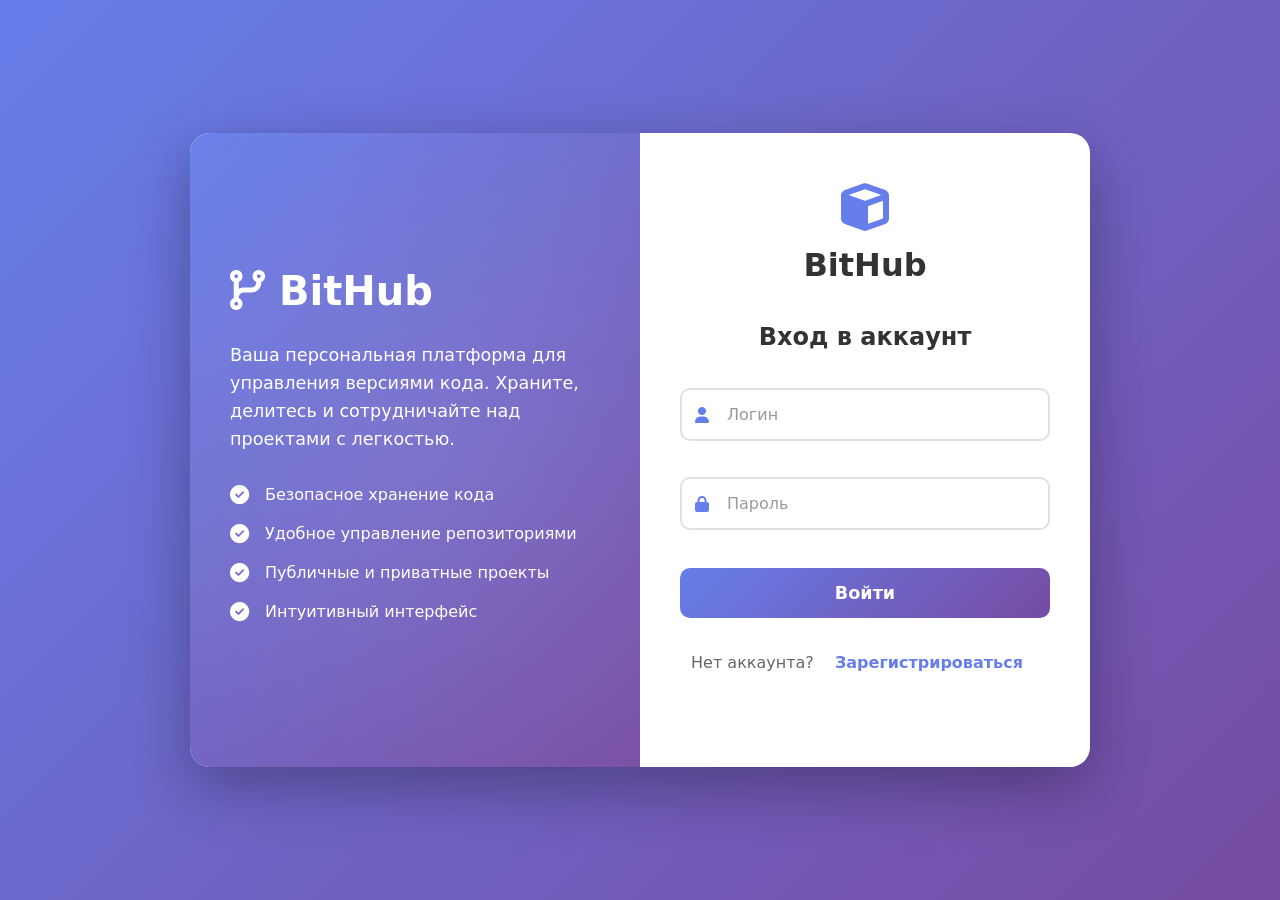
<file: src/main/resources/static/index.html>
<!DOCTYPE html>
<html lang="ru">
<head>
    <meta charset="UTF-8">
    <meta name="viewport" content="width=device-width, initial-scale=1.0">
    <title>BitHub — Добро пожаловать</title>
    <link rel="stylesheet" href="https://cdnjs.cloudflare.com/ajax/libs/font-awesome/6.4.0/css/all.min.css">
    <link rel="stylesheet" href="css/style.css">
    <link rel="stylesheet" href="css/create-repo-styles.css">
    <link rel="stylesheet" href="css/dashboard-styles.css">
    <link rel="stylesheet" href="css/index-styles.css">
    <link rel="stylesheet" href="css/public-styles.css">
    <link rel="stylesheet" href="css/repo-styles.css">
</head>
<body class="auth-page">

<div class="auth-container">
    <div class="auth-info">
        <h1><i class="fas fa-code-branch"></i> BitHub</h1>
        <p>Ваша персональная платформа для управления версиями кода. Храните, делитесь и сотрудничайте над проектами с легкостью.</p>
        <ul class="features">
            <li><i class="fas fa-check-circle"></i> Безопасное хранение кода</li>
            <li><i class="fas fa-check-circle"></i> Удобное управление репозиториями</li>
            <li><i class="fas fa-check-circle"></i> Публичные и приватные проекты</li>
            <li><i class="fas fa-check-circle"></i> Интуитивный интерфейс</li>
        </ul>
    </div>

    <div class="auth-forms">
        <div class="auth-logo">
            <i class="fas fa-cube"></i>
            <h2>BitHub</h2>
        </div>

        <div class="form-container">
            <div id="login-form" class="form-section">
                <h3>Вход в аккаунт</h3>
                <form>
                    <div class="input-group">
                        <i class="fas fa-user"></i>
                        <input type="text" id="l-user" placeholder="Логин" required>
                    </div>
                    <div class="input-group">
                        <i class="fas fa-lock"></i>
                        <input type="password" id="l-pass" placeholder="Пароль" required>
                    </div>
                    <button type="submit" class="btn-submit">Войти</button>
                </form>
                <p class="toggle-text">
                    Нет аккаунта?
                    <button id="toggle-to-reg" class="toggle-btn">Зарегистрироваться</button>
                </p>
            </div>

            <div id="reg-form" class="form-section hidden">
                <h3>Регистрация</h3>
                <form>
                    <div class="input-group">
                        <i class="fas fa-user"></i>
                        <input type="text" id="r-user" placeholder="Логин" required>
                    </div>
                    <div class="input-group">
                        <i class="fas fa-envelope"></i>
                        <input type="email" id="r-email" placeholder="Email" required>
                    </div>
                    <div class="input-group">
                        <i class="fas fa-lock"></i>
                        <input type="password" id="r-pass" placeholder="Пароль" required>
                    </div>
                    <button type="submit" class="btn-submit">Зарегистрироваться</button>
                </form>
                <p class="toggle-text">
                    Уже есть аккаунт?
                    <button id="toggle-to-login" class="toggle-btn">Войти</button>
                </p>
            </div>

            <p id="msg"></p>
        </div>
    </div>
</div>

<script src="js/api.js"></script>
<script src="js/auth.js"></script>
<script src="js/index.js"></script>
<script src="js/utils.js"></script>

</body>
</html>
</file>
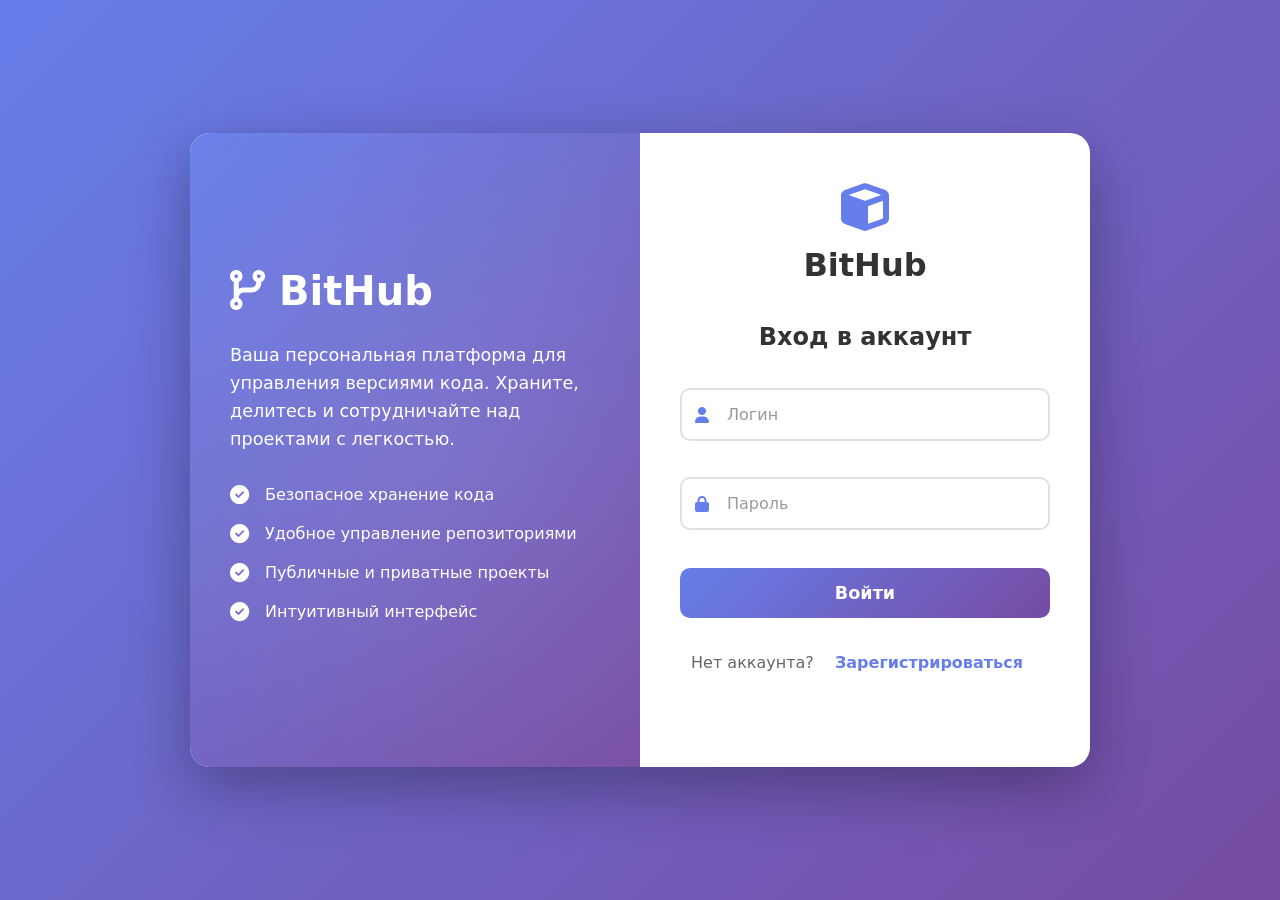
<file: src/main/resources/static/create-repo.html>
<!DOCTYPE html>
<html lang="ru">
<head>
    <meta charset="UTF-8">
    <meta name="viewport" content="width=device-width, initial-scale=1.0">
    <title>Создание репозитория</title>
    <link rel="stylesheet" href="https://cdnjs.cloudflare.com/ajax/libs/font-awesome/6.4.0/css/all.min.css">
    <link rel="stylesheet" href="css/style.css">
    <link rel="stylesheet" href="css/create-repo-styles.css">
    <link rel="stylesheet" href="css/dashboard-styles.css">
    <link rel="stylesheet" href="css/index-styles.css">
    <link rel="stylesheet" href="css/public-styles.css">
    <link rel="stylesheet" href="css/repo-styles.css">
</head>
<body class="page">
<div class="create-container">
    <header>
        <a href="dashboard.html" class="back-link">
            <i class="fas fa-arrow-left"></i> Назад к моим проектам
        </a>
        <nav>
            <a href="profile.html" class="nav-link"><i class="fas fa-user"></i> Профиль</a>
        </nav>
    </header>

    <main>
        <div class="create-card">
            <div class="create-header-section">
                <i class="fas fa-folder-plus create-icon"></i>
                <h1>Новый репозиторий</h1>
                <p class="subtitle">Заполните информацию для создания репозитория</p>
            </div>

            <form id="create-repo-form" class="create-form">
                <div class="form-group">
                    <label for="repo-name">
                        <i class="fas fa-tag"></i> Название репозитория
                    </label>
                    <input
                            type="text"
                            id="repo-name"
                            name="name"
                            placeholder="my-awesome-project"
                            required
                            autocomplete="off"
                    >
                    <span class="help-text">Используйте латинские буквы, цифры и дефисы</span>
                </div>

                <div class="form-group">
                    <label for="repo-desc">
                        <i class="fas fa-align-left"></i> Описание
                    </label>
                    <textarea
                            id="repo-desc"
                            name="description"
                            placeholder="Кратко опишите ваш проект..."
                            rows="3"
                    ></textarea>
                </div>

                <div class="form-group">
                    <label class="visibility-toggle">
                        <input type="checkbox" id="repo-public" name="isPublic" checked>
                        <span class="toggle-slider"></span>
                        <div class="toggle-info">
                            <strong>Публичный репозиторий</strong>
                            <span class="help-text-inline">Доступен всем пользователям</span>
                        </div>
                    </label>
                </div>

                <div id="form-error" class="error hidden"></div>

                <div class="form-actions">
                    <button type="submit" id="submit-btn" class="btn-primary btn-lg">
                        <i class="fas fa-plus-circle"></i> Создать репозиторий
                    </button>
                    <a href="dashboard.html" class="btn-secondary">
                        <i class="fas fa-times"></i> Отмена
                    </a>
                </div>
            </form>
        </div>

        <div class="info-sidebar">
            <div class="info-card small">
                <h3><i class="fas fa-lightbulb"></i> Советы</h3>
                <ul class="tips-list">
                    <li>Выберите понятное и запоминающееся имя</li>
                    <li>Добавьте описание для лучшего понимания проекта</li>
                    <li>Публичные репозитории помогают найти collaborators</li>
                    <li>Вы всегда можете изменить настройки позже</li>
                </ul>
            </div>
        </div>
    </main>
</div>

<script src="js/api.js"></script>
<script src="js/auth.js"></script>
<script src="js/utils.js"></script>
<script src="js/create-repo.js"></script>
</body>
</html>
</file>
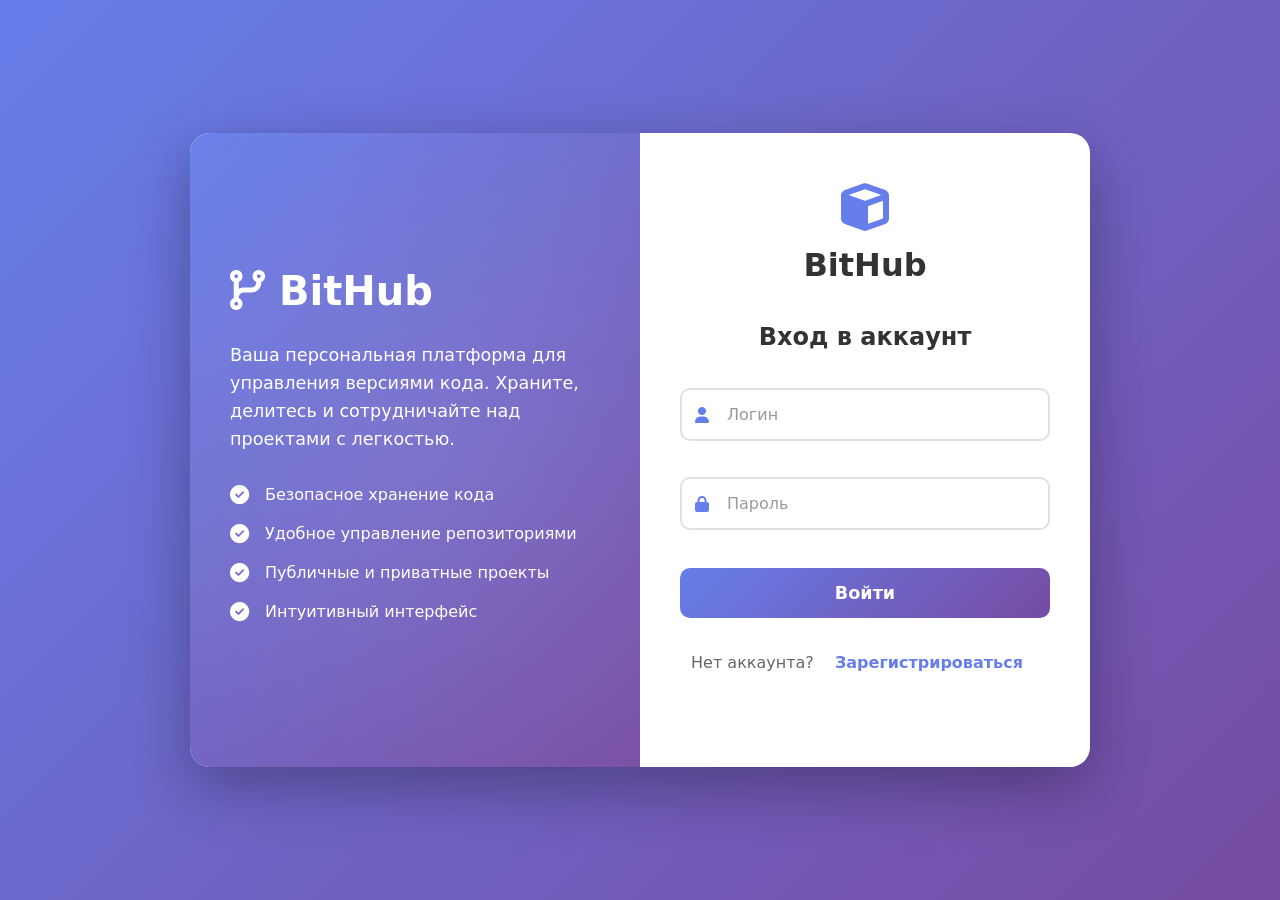
<file: src/main/resources/static/dashboard.html>
<!DOCTYPE html>
<html lang="ru">
<head>
    <meta charset="UTF-8">
    <meta name="viewport" content="width=device-width, initial-scale=1.0">
    <title>Мои проекты</title>
    <link rel="stylesheet" href="https://cdnjs.cloudflare.com/ajax/libs/font-awesome/6.4.0/css/all.min.css">
    <link rel="stylesheet" href="css/style.css">
    <link rel="stylesheet" href="css/create-repo-styles.css">
    <link rel="stylesheet" href="css/dashboard-styles.css">
    <link rel="stylesheet" href="css/index-styles.css">
    <link rel="stylesheet" href="css/public-styles.css">
    <link rel="stylesheet" href="css/repo-styles.css">
</head>
<body class="page">
<div class="container">
    <header>
        <div class="header-left">
            <i class="fas fa-code-branch logo-icon"></i>
            <h1 class="gradient-text">Мои репозитории</h1>
        </div>
        <nav class="header-nav">
            <a href="public.html" class="nav-link">
                <i class="fas fa-globe"></i> Публичные проекты
            </a>
            <a href="create-repo.html" class="btn btn-primary">
                <i class="fas fa-plus"></i> Создать
            </a>
            <a id="profile-link" href="profile.html" class="nav-link">
                <i class="fas fa-user"></i> Профиль
            </a>
        </nav>
    </header>

    <div class="dashboard-content">
        <div class="content-header">
            <h2><i class="fas fa-folder-open"></i> Список репозиториев</h2>
            <div class="search-box">
                <i class="fas fa-search"></i>
                <input type="text" id="repo-search" placeholder="Поиск репозиториев...">
            </div>
        </div>

        <div id="repo-list" class="repo-grid">
            <div class="loading-state">
                <i class="fas fa-spinner fa-spin"></i>
                <span>Загрузка репозиториев...</span>
            </div>
        </div>

        <div class="empty-state hidden" id="empty-state">
            <i class="fas fa-folder-open icon-large"></i>
            <h3>У вас пока нет репозиториев</h3>
            <p>Создайте свой первый проект, чтобы начать работу</p>
            <a href="create-repo.html" class="btn btn-primary btn-lg">
                <i class="fas fa-plus"></i> Создать репозиторий
            </a>
        </div>

        <div class="error-state hidden" id="error-state">
            <i class="fas fa-exclamation-triangle icon-large"></i>
            <h3>Ошибка загрузки</h3>
            <p id="error-message"></p>
            <button onclick="loadRepos()" class="btn btn-secondary">
                <i class="fas fa-redo"></i> Попробовать снова
            </button>
        </div>
    </div>

    <div class="info-section">
        <div class="info-card">
            <div class="info-header">
                <i class="fas fa-terminal"></i>
                <h3>Инструкция для CLI-клиента</h3>
            </div>
            <div class="info-body">
                <div class="cli-step">
                    <span class="step-number">1</span>
                    <div class="step-content">
                        <strong>Инициализация</strong>
                        <code>bit init</code>
                    </div>
                </div>
                <div class="cli-step">
                    <span class="step-number">2</span>
                    <div class="step-content">
                        <strong>Клонирование</strong>
                        <code>bit clone {repo_id}</code>
                    </div>
                </div>
                <div class="cli-step">
                    <span class="step-number">3</span>
                    <div class="step-content">
                        <strong>Отправка</strong>
                        <code>bit push {repo_id}</code>
                    </div>
                </div>
            </div>
        </div>
    </div>
</div>

<script src="js/api.js"></script>
<script src="js/auth.js"></script>
<script src="js/utils.js"></script>
<script src="js/dashboard.js"></script>
</body>
</html>
</file>
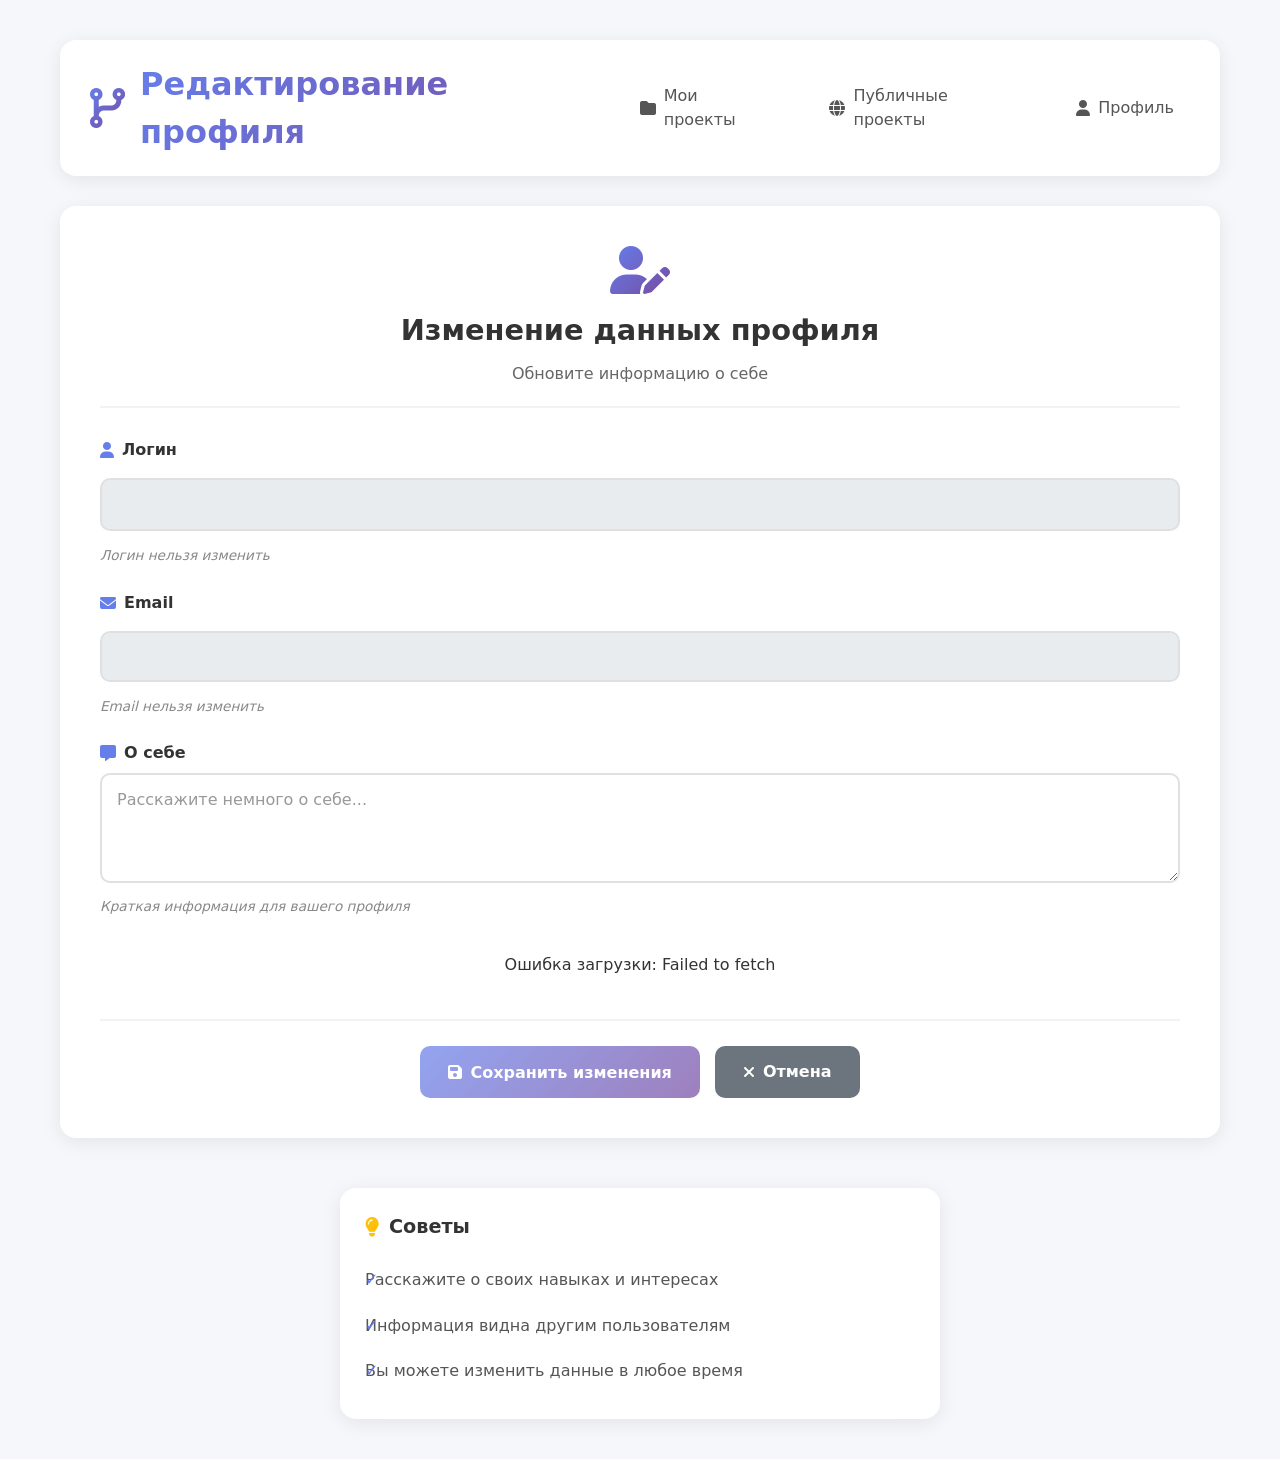
<file: src/main/resources/static/edit-profile.html>
<!DOCTYPE html>
<html lang="ru">
<head>
    <meta charset="UTF-8">
    <meta name="viewport" content="width=device-width, initial-scale=1.0">
    <title>Редактирование профиля</title>
    <link rel="stylesheet" href="https://cdnjs.cloudflare.com/ajax/libs/font-awesome/6.4.0/css/all.min.css">
    <link rel="stylesheet" href="css/style.css">
    <link rel="stylesheet" href="css/create-repo-styles.css">
    <link rel="stylesheet" href="css/dashboard-styles.css">
    <link rel="stylesheet" href="css/index-styles.css">
    <link rel="stylesheet" href="css/public-styles.css">
    <link rel="stylesheet" href="css/repo-styles.css">
    <link rel="stylesheet" href="css/edit-profile-styles.css">
</head>
<body class="edit-page">
<div class="edit-container">
    <header>
        <div class="header-left">
            <i class="fas fa-code-branch logo-icon"></i>
            <h1 class="gradient-text">Редактирование профиля</h1>
        </div>
        <nav class="header-nav">
            <a href="dashboard.html" class="nav-link">
                <i class="fas fa-folder"></i> Мои проекты
            </a>
            <a href="public.html" class="nav-link">
                <i class="fas fa-globe"></i> Публичные проекты
            </a>
            <a id="profile-link" href="profile.html" class="nav-link">
                <i class="fas fa-user"></i> Профиль
            </a>
        </nav>
    </header>

    <main class="edit-content">
        <div class="edit-card">
            <div class="form-header-section">
                <i class="fas fa-user-edit edit-icon"></i>
                <h2>Изменение данных профиля</h2>
                <p class="subtitle">Обновите информацию о себе</p>
            </div>

            <form id="profile-form" class="edit-form">
                <div class="form-group">
                    <label for="username">
                        <i class="fas fa-user"></i> Логин
                    </label>
                    <input type="text" id="username" readonly disabled class="form-input-disabled">
                    <span class="help-text">Логин нельзя изменить</span>
                </div>

                <div class="form-group">
                    <label for="email">
                        <i class="fas fa-envelope"></i> Email
                    </label>
                    <input type="email" id="email" readonly disabled class="form-input-disabled">
                    <span class="help-text">Email нельзя изменить</span>
                </div>

                <div class="form-group">
                    <label for="aboutMe">
                        <i class="fas fa-comment-alt"></i> О себе
                    </label>
                    <textarea id="aboutMe" placeholder="Расскажите немного о себе..." rows="4" class="form-input"></textarea>
                    <span class="help-text">Краткая информация для вашего профиля</span>
                </div>

                <div id="formMessage" class="form-message hidden"></div>

                <div class="form-actions">
                    <button type="submit" id="submit-btn" class="btn btn-primary btn-lg">
                        <i class="fas fa-save"></i> Сохранить изменения
                    </button>
                    <a href="profile.html" id="cancel-link" class="btn btn-secondary">
                        <i class="fas fa-times"></i> Отмена
                    </a>
                </div>
            </form>
        </div>

        <div class="info-sidebar">
            <div class="info-card small">
                <h3><i class="fas fa-lightbulb"></i> Советы</h3>
                <ul class="tips-list">
                    <li>Расскажите о своих навыках и интересах</li>
                    <li>Информация видна другим пользователям</li>
                    <li>Вы можете изменить данные в любое время</li>
                </ul>
            </div>
        </div>
    </main>

</div>

<script src="js/api.js"></script>
<script src="js/auth.js"></script>
<script src="js/utils.js"></script>
<script src="js/edit-profile.js"></script>
</body>
</html>
</file>
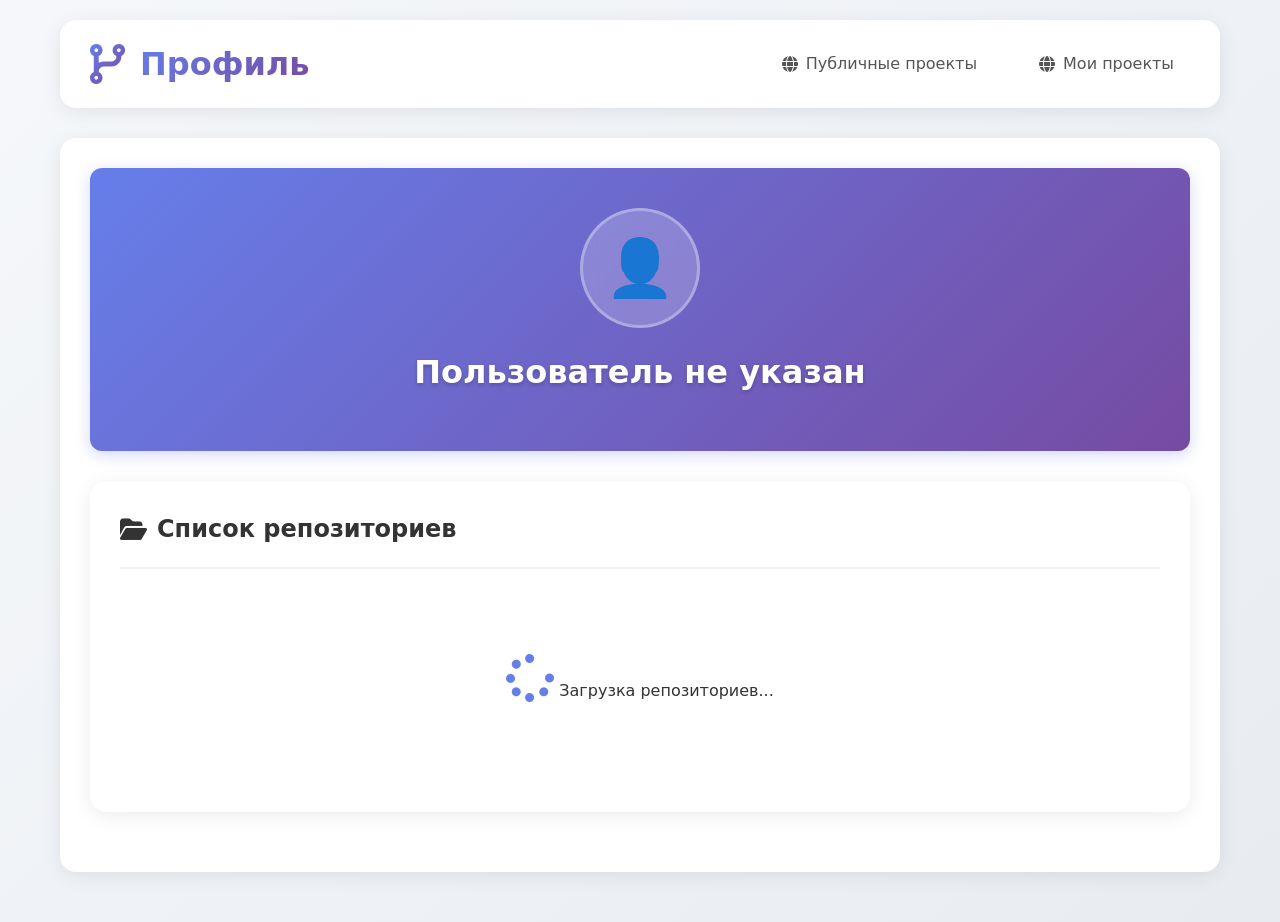
<file: src/main/resources/static/profile.html>
<!DOCTYPE html>
<html lang="ru">
<head>
    <meta charset="UTF-8">
    <title>Профиль</title>
    <link rel="stylesheet" href="https://cdnjs.cloudflare.com/ajax/libs/font-awesome/6.4.0/css/all.min.css">
    <link rel="stylesheet" href="css/style.css">
    <link rel="stylesheet" href="css/create-repo-styles.css">
    <link rel="stylesheet" href="css/dashboard-styles.css">
    <link rel="stylesheet" href="css/index-styles.css">
    <link rel="stylesheet" href="css/public-styles.css">
    <link rel="stylesheet" href="css/repo-styles.css"></head>
<body class="page">
<div class="container">

    <header>
        <div class="header-left">
            <i class="fas fa-code-branch logo-icon"></i>
            <h1 class="gradient-text" id="page-title">Профиль</h1>
        </div>
        <nav class="header-nav">
            <a href="public.html" class="nav-link">
                <i class="fas fa-globe"></i> Публичные проекты
            </a>
            <a href="dashboard.html" class="nav-link">
                <i class="fas fa-globe"></i> Мои проекты
            </a>
            <a href="edit-profile.html" id="edit-btn" class="btn btn-primary hidden">
                <i class="fas fa-pencil"></i> <Редактировать></Редактировать>
            </a>
            <button id="logout-btn" onclick="logout()" class="btn-danger hidden"><i class="fas fa-sign-out-alt"></i>Выйти</button>
        </nav>
    </header>

    <div class="content">


        <div class="profile-info-card">
            <div class="avatar-circle-large">👤</div>
            <h2 id="username-display" class="username-display">Загрузка...</h2>
            <p id="about-me-display" class="about-me-text"></p>


<!--            <p id="about-me-display" class="meta"-->
<!--               style="max-width:500px; margin:10px auto 0; font-style:italic;"></p>-->
        </div>

        <div class="dashboard-content">
            <div class="content-header">
                <h2><i class="fas fa-folder-open"></i> Список репозиториев</h2>

            </div>

            <div id="repo-list" class="repo-grid">
                <div class="loading-state">
                    <i class="fas fa-spinner fa-spin"></i>
                    <span>Загрузка репозиториев...</span>
                </div>
            </div>

            <div class="empty-state hidden" id="empty-state">
                <i class="fas fa-folder-open icon-large"></i>
                <h3>У вас пока нет репозиториев</h3>
                <p>Создайте свой первый проект, чтобы начать работу</p>
                <a href="create-repo.html" class="btn btn-primary btn-lg">
                    <i class="fas fa-plus"></i> Создать репозиторий
                </a>
            </div>

            <div class="error-state hidden" id="error-state">
                <i class="fas fa-exclamation-triangle icon-large"></i>
                <h3>Ошибка загрузки</h3>
                <p id="error-message"></p>
                <button onclick="loadRepos()" class="btn btn-secondary">
                    <i class="fas fa-redo"></i> Попробовать снова
                </button>
            </div>
        </div>
    </div>

<!--    <div class="container">-->
<!--            <section class="profile-header">-->


<!--        </section>-->



<!--        <section class="mt-20">-->
<!--            <h3>Репозитории пользователя</h3>-->
<!--            <div class="loading" id="repos-loading">Загрузка...</div>-->
<!--        </section>-->
<!--    </div>-->
<!--</div>-->

<script src="js/api.js"></script>
<script src="js/auth.js"></script>
<script src="js/utils.js"></script>
<script src="js/profile.js"></script>
</body>
</html>
</file>
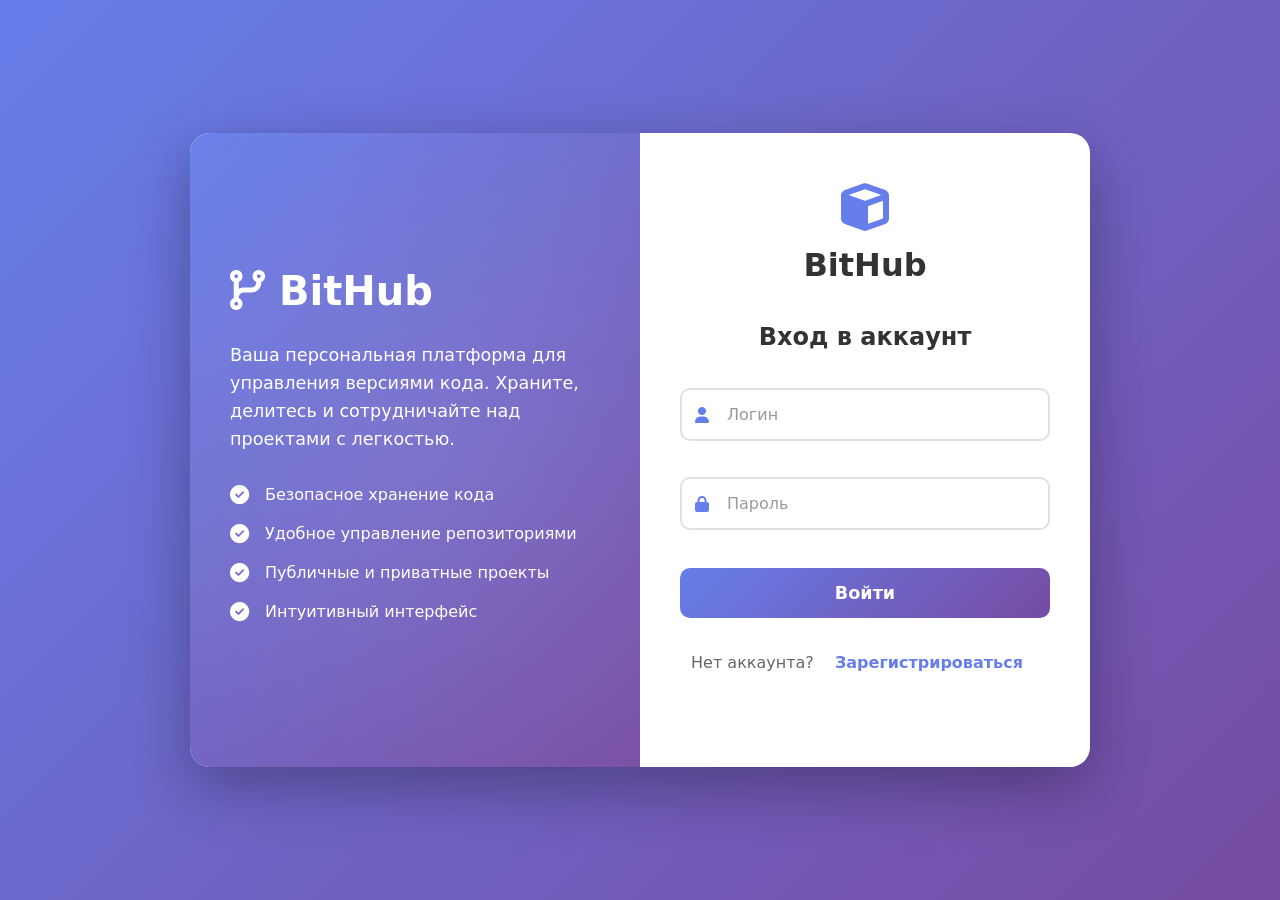
<file: src/main/resources/static/public.html>
<!DOCTYPE html>
<html lang="ru">
<head>
    <meta charset="UTF-8">
    <meta name="viewport" content="width=device-width, initial-scale=1.0">
    <title>Публичные проекты</title>
    <link rel="stylesheet" href="https://cdnjs.cloudflare.com/ajax/libs/font-awesome/6.4.0/css/all.min.css">
    <link rel="stylesheet" href="css/style.css">
    <link rel="stylesheet" href="css/create-repo-styles.css">
    <link rel="stylesheet" href="css/dashboard-styles.css">
    <link rel="stylesheet" href="css/index-styles.css">
    <link rel="stylesheet" href="css/public-styles.css">
    <link rel="stylesheet" href="css/repo-styles.css">

</head>
<body class="page">
<div class="public-container">
    <header>
        <div class="header-left">
            <div class="logo-section">
                <i class="fas fa-code-branch logo-icon"></i>
                <h1><span class="gradient-text">Публичные проекты</span></h1>
            </div>
        </div>
        <nav class="header-nav">
            <a href="dashboard.html" class="nav-link"><i class="fas fa-folder"></i> Мои проекты</a>
            <a href="profile.html" id="profile-link" class="nav-link"><i class="fas fa-user"></i> Профиль</a>
<!--            <button onclick="logout()" class="btn-danger"><i class="fas fa-sign-out-alt"></i> Выйти</button>-->
        </nav>
    </header>

    <main>
        <section class="public-intro">
            <p class="intro-text">
                <i class="fas fa-globe"></i>
                Открытые репозитории сообщества. Изучайте код, делитесь идеями и сотрудничайте!
            </p>
        </section>

        <div class="search-section">
            <div class="search-box">
                <i class="fas fa-search"></i>
                <input type="text" id="search-input" placeholder="Поиск репозиториев...">
            </div>
        </div>

        <section class="repos-section">
            <div class="loading-state" id="public-loading">
                <i class="fas fa-spinner fa-spin"></i>
                <p>Загрузка публичных проектов...</p>
            </div>

            <div class="empty-state hidden" id="public-empty">
                <i class="fas fa-inbox"></i>
                <h3>Публичных проектов пока нет</h3>
                <p>Будьте первым, кто создаст публичный репозиторий!</p>
                <a href="create-repo.html" class="btn-primary btn-lg">
                    <i class="fas fa-plus"></i> Создать репозиторий
                </a>
            </div>

            <div class="error-state hidden" id="public-error">
                <i class="fas fa-exclamation-triangle"></i>
                <h3>Ошибка загрузки</h3>
                <p id="public-error-msg"></p>
                <button onclick="location.reload()" class="btn-secondary">
                    <i class="fas fa-redo"></i> Попробовать снова
                </button>
            </div>

            <div class="repo-grid" id="public-list"></div>
        </section>
    </main>

</div>

<script src="js/api.js"></script>
<script src="js/auth.js"></script>
<script src="js/utils.js"></script>
<script src="js/public.js"></script>
</body>
</html>
</file>
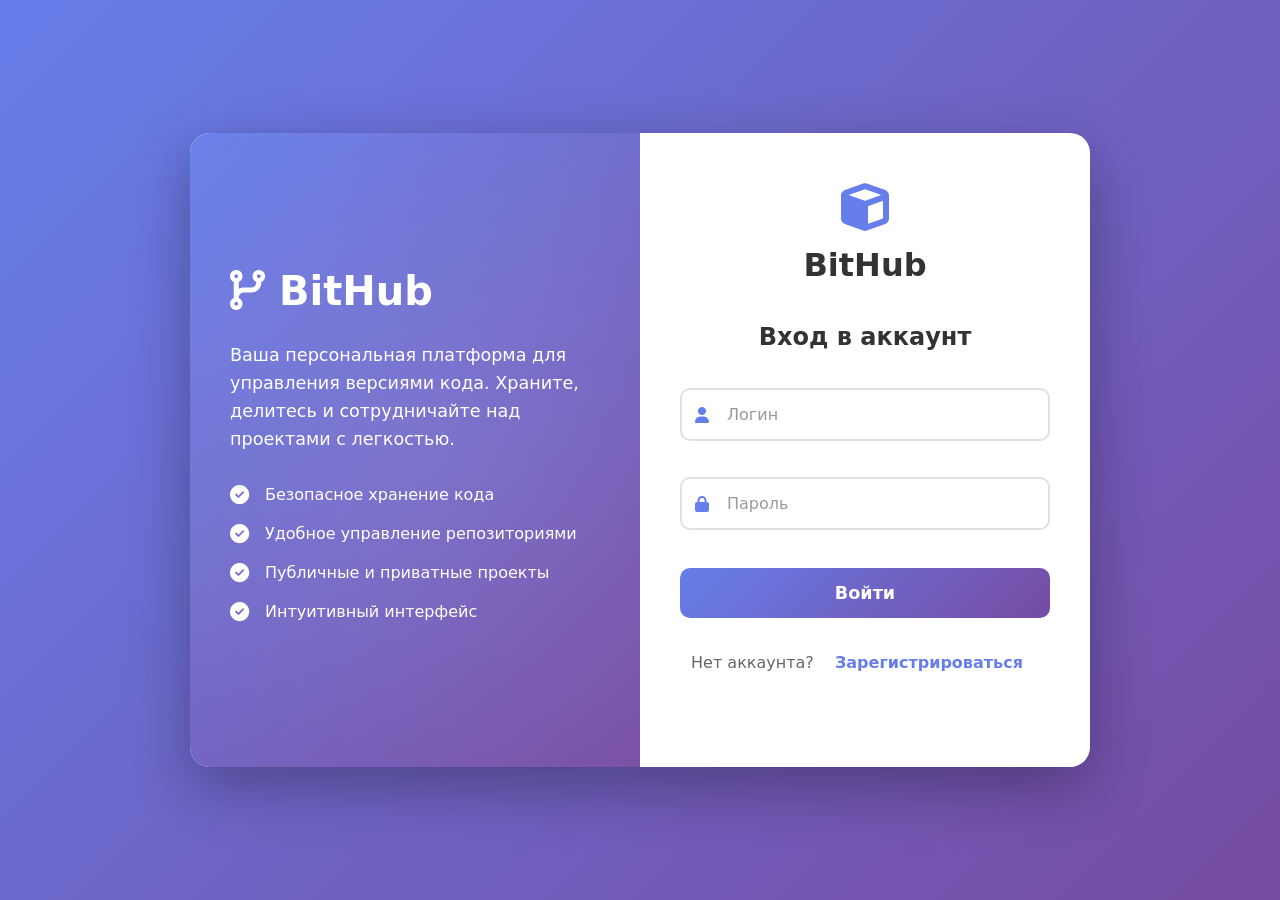
<file: src/main/resources/static/repo.html>
<!DOCTYPE html>
<html lang="ru">
<head>
    <meta charset="UTF-8">
    <meta name="viewport" content="width=device-width, initial-scale=1.0">
    <title>Репозиторий</title>
    <link rel="stylesheet" href="https://cdnjs.cloudflare.com/ajax/libs/font-awesome/6.4.0/css/all.min.css">
    <link rel="stylesheet" href="css/style.css">
    <link rel="stylesheet" href="css/create-repo-styles.css">
    <link rel="stylesheet" href="css/dashboard-styles.css">
    <link rel="stylesheet" href="css/index-styles.css">
    <link rel="stylesheet" href="css/public-styles.css">
    <link rel="stylesheet" href="css/repo-styles.css">
</head>
<body class="page">
<div class="container">
    <header>
        <div class="header-left">
            <i class="fas fa-code-branch logo-icon"></i>
            <h1 class="gradient-text">Репозиторий</h1>
        </div>
        <nav class="header-nav">
            <a href="public.html" class="nav-link">
                <i class="fas fa-globe"></i> Публичные проекты
            </a>
            <a href="dashboard.html" class="nav-link">
                <i class="fas fa-folder"></i> Мои проекты
            </a>
            <a id="profile-link" href="profile.html" class="nav-link">
                <i class="fas fa-user"></i> Профиль
            </a>
        </nav>
    </header>

    <main>
        <!-- Блок информации о репозитории -->
        <section id="repo-info" class="info-card repo-info-card">
            <div class="loading"><i class="fas fa-spinner fa-spin"></i> Загрузка информации...</div>
        </section>

        <!-- Блок действий (показывается только владельцу) -->
        <div id="owner-actions" class="owner-actions hidden">
            <button id="delete-repo-btn" class="btn-danger btn-lg"><i class="fas fa-trash"></i> Удалить репозиторий</button>
        </div>

        <!-- Навигация по разделам репозитория -->

        <!-- Секция коммитов -->
        <section id="commits-section" class="repo-section active">
            <div class="section-header">
                <h2><i class="fas fa-history"></i> История коммитов</h2>
            </div>

            <div class="loading-state" id="commits-loading">
                <i class="fas fa-spinner fa-spin"></i>
                <p>Загрузка истории коммитов...</p>
            </div>

            <div class="commits-table-wrapper hidden" id="commits-wrapper">
                <table class="commits-table">
                    <thead>
                    <tr>
                        <th><i class="fas fa-fingerprint"></i> Хеш</th>
                        <th><i class="fas fa-comment"></i> Сообщение</th>
                        <th><i class="fas fa-user"></i> Автор</th>
                        <th><i class="fas fa-clock"></i> Дата</th>
                    </tr>
                    </thead>
                    <tbody id="commits-body"></tbody>
                </table>
            </div>

            <div class="empty-state hidden" id="commits-empty">
                <i class="fas fa-inbox"></i>
                <h3>Коммитов пока нет</h3>
                <p>Как только появятся коммиты, они отобразятся здесь.</p>
            </div>

            <div class="error-state hidden" id="commits-error">
                <i class="fas fa-exclamation-triangle"></i>
                <h3>Ошибка загрузки</h3>
                <p id="commits-error-msg"></p>
            </div>
        </section>
    </main>
</div>

<!-- Модальное окно подтверждения удаления -->
<div id="delete-modal" class="modal">
    <div class="modal-content">
        <div class="modal-header">
            <i class="fas fa-exclamation-triangle modal-icon"></i>
            <h3>Подтверждение удаления</h3>
        </div>
        <div class="modal-body">
            <p>Вы уверены, что хотите удалить репозиторий <strong id="modal-repo-name"></strong>?</p>
            <p class="warning-text"><i class="fas fa-triangle-exclamation"></i> Все файлы и история коммитов будут безвозвратно удалены.</p>
        </div>
        <div id="modal-error" class="error hidden"></div>
        <div class="modal-actions">
            <button id="cancel-delete" class="btn-secondary"><i class="fas fa-times"></i> Отмена</button>
            <button id="confirm-delete" class="btn-danger"><i class="fas fa-trash"></i> Удалить</button>
        </div>
    </div>
</div>

<!-- Подключаем скрипты в правильном порядке -->
<script src="js/api.js"></script>
<script src="js/auth.js"></script>
<script src="js/utils.js"></script>
<script src="js/repo.js"></script>
</body>
</html>
</file>
<file: src/main/resources/static/css/style.css>
* {
    box-sizing: border-box;
    margin: 0;
    padding: 0;
    font-family: system-ui, -apple-system, sans-serif;
}

body {
    background: #f5f7fa;
    color: #333;
    line-height: 1.5;
    padding: 20px;
}

.page {
    font-family: 'Segoe UI', Tahoma, Geneva, Verdana, sans-serif;
    background: linear-gradient(135deg, #f5f7fa 0%, #e8ecf1 100%);
    min-height: 100vh;
    padding: 0;
    margin: 0;
}

.container {
    max-width: 1200px;
    margin: 0 auto;
    padding: 20px;
}

input {
    width: 100%;
    padding: 10px;
    margin: 8px 0;
    border: 1px solid #ccc;
    border-radius: 4px;
}

button {
    background: #0066cc;
    color: white;
    padding: 10px 16px;
    border: none;
    border-radius: 4px;
    cursor: pointer;
}

button:hover {
    background: #0052a3;
}


header {
    display: flex;
    justify-content: space-between;
    align-items: center;
    background: white;
    padding: 20px 30px;
    border-radius: 16px;
    box-shadow: 0 4px 20px rgba(0, 0, 0, 0.08);
    margin-bottom: 30px;
}




nav a {
    margin-left: 15px;
    text-decoration: none;
    color: #0066cc;
    font-weight: 500;
}

.content {
    background: white;
    border-radius: 16px;
    padding: 30px;
    box-shadow: 0 4px 20px rgba(0, 0, 0, 0.08);
    margin-bottom: 30px;
}


.repo-card, .commit-row {
    border: 1px solid #ddd;
    padding: 12px;
    margin: 10px 0;
    border-radius: 6px;
    background: #fafafa;
}

.repo-card h3 {
    margin-bottom: 4px;
}

.repo-card h3 a {
    color: #0066cc;
    text-decoration: none;
}

.meta {
    font-size: 0.9em;
    color: #666;
}

table {
    width: 100%;
    border-collapse: collapse;
    margin-top: 10px;
}

th, td {
    padding: 8px;
    text-align: left;
    border-bottom: 1px solid #eee;
}

.badge {
    display: inline-block;
    padding: 2px 6px;
    border-radius: 4px;
    font-size: 0.8em;
    background: #e9ecef;
}

.error {
    color: #a00;
    background: #ffe6e6;
    padding: 8px;
    border-radius: 4px;
    margin: 10px 0;
}

.info-box {
    background: #eef4ff;
    border: 1px solid #cce0ff;
    padding: 12px;
    border-radius: 6px;
    margin-top: 15px;
}

.form-actions {
    display: flex;
    gap: 10px;
    margin-top: 10px;
}

.checkbox-label {
    display: flex;
    align-items: center;
    gap: 6px;
    margin: 8px 0;
    cursor: pointer;
}

#create-form-container {
    background: #f8f9fa;
    border: 1px solid #dee2e6;
    padding: 15px;
    border-radius: 6px;
    margin-bottom: 15px;
}

#create-form-container h3 {
    margin-bottom: 10px;
    font-size: 1.1em;
}

#error-form {
    margin-top: 8px;
    font-size: 0.9em;
}

/* Узкий контейнер для форм */
.container.narrow {
    max-width: 600px;
}

/* Карточка формы */
.form-card {
    background: #f8f9fa;
    padding: 20px;
    border-radius: 8px;
    border: 1px solid #dee2e6;
    margin-top: 15px;
}

.form-card label {
    display: block;
    margin: 12px 0 4px;
    font-weight: 500;
    color: #333;
}

.form-card input[type="text"], .form-card textarea {
    width: 100%;
    padding: 10px;
    border: 1px solid #ccc;
    border-radius: 4px;
    font-family: inherit;
    font-size: 1em;
}

.form-card textarea {
    min-height: 80px;
    resize: vertical;
}

/* Стили для кнопки-ссылки */
.btn {
    display: inline-block;
    padding: 8px 14px;
    background: #0066cc;
    color: white;
    text-decoration: none;
    border-radius: 4px;
    font-size: 0.95em;
}

.btn:hover {
    background: #0052a3;
}

/* Состояние кнопки отправки */
#submit-btn:disabled {
    opacity: 0.7;
    cursor: not-allowed;
}

.btn-danger {
    background: #dc3545;
    color: white;
    padding: 13px 22px;
    border-radius: 8px;
    text-decoration: none;
    font-weight: 600;
    transition: all 0.3s ease;
    display: inline-flex;
    align-items: center;
    gap: 8px;
    border: none;
    cursor: pointer;
}

.btn-danger:hover {
    background: #b02a37;
}

.btn-danger:disabled {
    opacity: 0.6;
    cursor: not-allowed;
}

.modal-content {
    background: #fff;
    padding: 24px;
    border-radius: 8px;
    max-width: 420px;
    width: 90%;
    box-shadow: 0 4px 20px rgba(0, 0, 0, 0.25);
}

.modal-actions {
    display: flex;
    gap: 10px;
    justify-content: flex-end;
    margin-top: 20px;
}

#cancel-delete {
    background: #6c757d;
    color: #fff;
    border: none;
    padding: 8px 14px;
    border-radius: 4px;
    cursor: pointer;
}

#cancel-delete:hover {
    background: #545b62;
}

/* Модальное окно по умолчанию скрыто */
.modal {
    display: none;
    position: fixed;
    top: 0;
    left: 0;
    width: 100%;
    height: 100%;
    background: rgba(0, 0, 0, 0.5);
    justify-content: center;
    align-items: center;
    z-index: 1000;
}

/* Показываем только когда явно добавлен класс .show */
.modal.show {
    display: flex;
}

#cancel-delete {
    background: #6c757d;
    color: #fff;
    border: none;
    padding: 8px 14px;
    border-radius: 4px;
    cursor: pointer;
}

#cancel-delete:hover {
    background: #545b62;
}

/* Вставьте в конец файла */
.loading {
    display: block;
    padding: 20px;
    text-align: center;
    color: #666;
    font-style: italic;
}

.hidden {
    display: none !important;
}

.profile-header {
    text-align: center;
    padding: 20px 0;
}



#logout-btn {
    background: #dc3545;
    margin-left: 15px;
}

#logout-btn:hover {
    background: #b02a37;
}

.btn-secondary {
    display: inline-block;
    padding: 8px 14px;
    background: #6c757d;
    color: #fff;
    text-decoration: none;
    border-radius: 4px;
}

.btn-secondary:hover {
    background: #545b62;
}

textarea#aboutMe {
    min-height: 100px;
    resize: vertical;
}

input:read-only, textarea:read-only {
    background: #e9ecef;
    cursor: not-allowed;
}

/* Стили для блока информации о пользователе на странице профиля */
.profile-info-card {
    text-align: center;
    padding: 40px 20px;
    background: linear-gradient(135deg, #667eea 0%, #764ba2 100%);
    border-radius: 12px;
    margin-bottom: 30px;
    box-shadow: 0 4px 15px rgba(102, 126, 234, 0.3);
}

.avatar-circle-large {
    width: 120px;
    height: 120px;
    background: rgba(255, 255, 255, 0.2);
    border-radius: 50%;
    margin: 0 auto 20px;
    display: flex;
    align-items: center;
    justify-content: center;
    font-size: 3.5em;
    backdrop-filter: blur(10px);
    border: 3px solid rgba(255, 255, 255, 0.3);
}

.username-display {
    color: #ffffff;
    font-size: 2em;
    font-weight: 700;
    margin-bottom: 15px;
    text-shadow: 0 2px 4px rgba(0, 0, 0, 0.2);
}

.about-me-text {
    color: rgba(255, 255, 255, 0.9);
    font-size: 1.1em;
    line-height: 1.6;
    max-width: 600px;
    margin: 0 auto;
    white-space: pre-wrap;
}
</file>
<file: src/main/resources/static/css/create-repo-styles.css>
/* ================================ */
/* Стили для страницы create-repo.html */
/* ================================ */

.create-repo-page {
    background: linear-gradient(135deg, #f5f7fa 0%, #e8ecf1 100%);
    min-height: 100vh;
    padding: 0;
    margin: 0;
}

.create-container {
    max-width: 900px;
    margin: 0 auto;
    padding: 20px;
}

.create-header {
    display: flex;
    justify-content: space-between;
    align-items: center;
    margin-bottom: 30px;
}

.create-card {
    background: white;
    border-radius: 16px;
    padding: 40px;
    box-shadow: 0 4px 20px rgba(0, 0, 0, 0.08);
    margin-bottom: 30px;
}

.create-header-section {
    text-align: center;
    margin-bottom: 30px;
}

.create-icon {
    font-size: 3em;
    background: linear-gradient(135deg, #667eea 0%, #764ba2 100%);
    -webkit-background-clip: text;
    -webkit-text-fill-color: transparent;
    background-clip: text;
    margin-bottom: 15px;
}

.create-header-section h1 {
    margin: 0 0 10px 0;
    color: #333;
    font-size: 2em;
}

.subtitle {
    color: #666;
    font-size: 1.1em;
    margin: 0;
}

.create-form {
    max-width: 100%;
}

.form-group {
    margin-bottom: 25px;
}

.form-group label {
    display: flex;
    align-items: center;
    gap: 8px;
    color: #333;
    font-weight: 600;
    margin-bottom: 8px;
}

.form-group label i {
    color: #667eea;
}

.form-group input[type="text"],
.form-group textarea {
    width: 100%;
    padding: 15px;
    border: 2px solid #e0e0e0;
    border-radius: 10px;
    font-size: 1em;
    font-family: inherit;
    transition: all 0.3s ease;
    outline: none;
}

.form-group input[type="text"]:focus,
.form-group textarea:focus {
    border-color: #667eea;
    box-shadow: 0 0 0 3px rgba(102, 126, 234, 0.1);
}

.form-group textarea {
    resize: vertical;
    min-height: 80px;
}

.help-text {
    display: block;
    margin-top: 8px;
    color: #666;
    font-size: 0.85em;
}

.help-text-inline {
    display: block;
    color: #666;
    font-size: 0.85em;
    margin-top: 4px;
}

.visibility-toggle {
    display: flex;
    align-items: center;
    gap: 15px;
    padding: 15px;
    background: #f8f9fa;
    border-radius: 10px;
    cursor: pointer;
}

.visibility-toggle input[type="checkbox"] {
    width: 20px;
    height: 20px;
    cursor: pointer;
}

.toggle-info {
    flex: 1;
}

.toggle-info strong {
    display: block;
    color: #333;
}

.info-sidebar {
    margin-top: 20px;
}

.info-card.small {
    background: white;
    border-radius: 16px;
    padding: 25px;
    box-shadow: 0 4px 20px rgba(0, 0, 0, 0.08);
}

.info-card.small h3 {
    margin: 0 0 15px 0;
    color: #333;
    font-size: 1.2em;
    display: flex;
    align-items: center;
    gap: 10px;
}

.info-card.small h3 i {
    color: #ffc107;
}

.tips-list {
    list-style: none;
    padding: 0;
    margin: 0;
}

.tips-list li {
    padding: 10px 0;
    padding-left: 25px;
    position: relative;
    color: #555;
    line-height: 1.5;
}

.tips-list li:before {
    content: '✓';
    position: absolute;
    left: 0;
    color: #4caf50;
    font-weight: bold;
}

.form-actions {
    display: flex;
    gap: 15px;
    margin-top: 30px;
    padding-top: 25px;
    border-top: 1px solid #e0e0e0;
}

.btn-lg {
    padding: 14px 28px;
    font-size: 1.1em;
}

/* Адаптивность для новых страниц */
@media (max-width: 768px) {
    .repo-header,
    .public-header {
        flex-direction: column;
        gap: 20px;
        text-align: center;
    }

    .repo-header .header-left,
    .repo-header .header-right,
    .public-header .header-left,
    .public-header .header-nav {
        flex-direction: column;
        width: 100%;
    }

    .repo-nav {
        flex-direction: column;
    }

    .create-header {
        flex-direction: column;
        gap: 15px;
    }

    .form-actions {
        flex-direction: column;
    }

    .create-card {
        padding: 25px;
    }
}
</file>
<file: src/main/resources/static/css/dashboard-styles.css>
/* ================================ */
/* Стили для страницы dashboard.html */
/* ================================ */

.dashboard-container {
    max-width: 1200px;
    margin: 0 auto;
    padding: 20px;
}



.header-left {
    display: flex;
    align-items: center;
    gap: 15px;
}

.logo-icon {
    font-size: 2.5em;
    color: #667eea;
    background: linear-gradient(135deg, #667eea 0%, #764ba2 100%);
    -webkit-background-clip: text;
    -webkit-text-fill-color: transparent;
    background-clip: text;
}

.dashboard-header h1 {
    font-size: 1.8em;
    color: #333;
    margin: 0;
}

.header-nav {
    display: flex;
    gap: 15px;
    align-items: center;
}

.nav-link {
    text-decoration: none;
    color: #555;
    font-weight: 500;
    padding: 10px 16px;
    border-radius: 8px;
    transition: all 0.3s ease;
    display: flex;
    align-items: center;
    gap: 8px;
}

.nav-link:hover {
    background: #f0f2f5;
    color: #667eea;
}

.btn-primary {
    background: linear-gradient(135deg, #667eea 0%, #764ba2 100%);
    color: white;
    padding: 10px 20px;
    border-radius: 8px;
    text-decoration: none;
    font-weight: 600;
    transition: all 0.3s ease;
    display: inline-flex;
    align-items: center;
    gap: 8px;
    border: none;
    cursor: pointer;
}

.btn-primary:hover {
    transform: translateY(-2px);
    box-shadow: 0 5px 20px rgba(102, 126, 234, 0.4);
}

.dashboard-content {
    background: white;
    border-radius: 16px;
    padding: 30px;
    box-shadow: 0 4px 20px rgba(0, 0, 0, 0.08);
    margin-bottom: 30px;
}

.content-header {
    display: flex;
    justify-content: space-between;
    align-items: center;
    margin-bottom: 25px;
    padding-bottom: 20px;
    border-bottom: 2px solid #f0f2f5;
}

.content-header h2 {
    color: #333;
    font-size: 1.5em;
    margin: 0;
    display: flex;
    align-items: center;
    gap: 10px;
}

.search-box {
    position: relative;
    width: 300px;
}

.search-box i {
    position: absolute;
    left: 15px;
    top: 50%;
    transform: translateY(-50%);
    color: #999;
}

.search-box input {
    width: 100%;
    padding: 12px 15px 12px 45px;
    border: 2px solid #e0e0e0;
    border-radius: 10px;
    font-size: 1em;
    transition: all 0.3s ease;
    outline: none;
}

.search-box input:focus {
    border-color: #667eea;
    box-shadow: 0 0 0 3px rgba(102, 126, 234, 0.1);
}

.repo-grid {
    display: grid;
    grid-template-columns: repeat(auto-fill, minmax(320px, 1fr));
    gap: 20px;
}

.repo-card {
    border: 2px solid #e8ecf1;
    border-radius: 12px;
    padding: 20px;
    background: #fafbfc;
    transition: all 0.3s ease;
    cursor: pointer;
}

.repo-card:hover {
    border-color: #667eea;
    box-shadow: 0 5px 20px rgba(102, 126, 234, 0.15);
    transform: translateY(-3px);
}

.repo-card h3 {
    margin: 0 0 10px 0;
    font-size: 1.3em;
}

.repo-card h3 a {
    color: #333;
    text-decoration: none;
    transition: color 0.3s ease;
}

.repo-card h3 a:hover {
    color: #667eea;
}

.repo-card .meta {
    font-size: 0.9em;
    color: #666;
    line-height: 1.6;
}

.repo-card .badges {
    display: flex;
    gap: 8px;
    margin-top: 12px;
}

.badge {
    display: inline-block;
    padding: 4px 10px;
    border-radius: 20px;
    font-size: 0.8em;
    font-weight: 600;
}

.badge-public {
    background: #e8f5e9;
    color: #2e7d32;
}

.badge-private {
    background: #fff3e0;
    color: #ef6c00;
}

.loading-state, .empty-state, .error-state {
    grid-column: 1 / -1;
    text-align: center;
    padding: 60px 20px;
}

.loading-state i, .icon-large {
    font-size: 3em;
    color: #667eea;
    margin-bottom: 20px;
}

.empty-state i, .error-state i {
    color: #999;
}

.empty-state h3, .error-state h3 {
    color: #333;
    font-size: 1.5em;
    margin: 0 0 10px 0;
}

.empty-state p, .error-state p {
    color: #666;
    margin: 0 0 20px 0;
}

.btn-lg {
    padding: 14px 28px;
    font-size: 1.1em;
}

.btn-secondary {
    background: #6c757d;
    color: white;
    padding: 12px 24px;
    border-radius: 8px;
    border: none;
    cursor: pointer;
    font-weight: 600;
    transition: all 0.3s ease;
    display: inline-flex;
    align-items: center;
    gap: 8px;
}

.btn-secondary:hover {
    background: #545b62;
    transform: translateY(-2px);
}

.info-section {
    margin-top: 20px;
}

.info-card {
    background: white;
    border-radius: 16px;
    box-shadow: 0 4px 20px rgba(0, 0, 0, 0.08);
    overflow: hidden;
}

.info-header {
    background: linear-gradient(135deg, #667eea 0%, #764ba2 100%);
    color: white;
    padding: 20px 30px;
    display: flex;
    align-items: center;
    gap: 12px;
}

.info-header h3 {
    margin: 0;
    font-size: 1.3em;
}

.info-body {
    padding: 30px;
}

.cli-step {
    display: flex;
    align-items: flex-start;
    gap: 20px;
    padding: 15px 0;
    border-bottom: 1px solid #f0f2f5;
}

.cli-step:last-child {
    border-bottom: none;
}

.step-number {
    background: linear-gradient(135deg, #667eea 0%, #764ba2 100%);
    color: white;
    width: 35px;
    height: 35px;
    border-radius: 50%;
    display: flex;
    align-items: center;
    justify-content: center;
    font-weight: 700;
    flex-shrink: 0;
}

.step-content {
    flex: 1;
}

.step-content strong {
    display: block;
    color: #333;
    margin-bottom: 5px;
}

.step-content code {
    background: #f5f7fa;
    padding: 8px 12px;
    border-radius: 6px;
    font-family: 'Courier New', monospace;
    color: #667eea;
    display: block;
    word-break: break-all;
}

.hidden {
    display: none !important;
}

@media (max-width: 768px) {
    .dashboard-header {
        flex-direction: column;
        gap: 20px;
        text-align: center;
    }

    .header-left {
        flex-direction: column;
    }

    .header-nav {
        flex-wrap: wrap;
        justify-content: center;
    }

    .content-header {
        flex-direction: column;
        gap: 15px;
        align-items: stretch;
    }

    .search-box {
        width: 100%;
    }

    .repo-grid {
        grid-template-columns: 1fr;
    }

    .cli-step {
        flex-direction: column;
        align-items: center;
        text-align: center;
    }
}

.auth-container {
    display: flex;
    max-width: 900px;
    width: 100%;
    background: white;
    border-radius: 20px;
    overflow: hidden;
    box-shadow: 0 20px 60px rgba(0, 0, 0, 0.3);
}

.auth-info {
    flex: 1;
    background: linear-gradient(135deg, #667eea 0%, #764ba2 100%);
    padding: 50px 40px;
    color: white;
    display: flex;
    flex-direction: column;
    justify-content: center;
    position: relative;
    overflow: hidden;
}

.auth-info::before {
    content: '';
    position: absolute;
    top: -50%;
    right: -50%;
    width: 200%;
    height: 200%;
    background: radial-gradient(circle, rgba(255,255,255,0.1) 0%, transparent 70%);
    animation: pulse 15s ease-in-out infinite;
}

@keyframes pulse {
    0%, 100% { transform: scale(1) rotate(0deg); }
    50% { transform: scale(1.1) rotate(180deg); }
}

.auth-info h1 {
    font-size: 2.5em;
    margin-bottom: 20px;
    position: relative;
    z-index: 1;
}

.auth-info p {
    font-size: 1.1em;
    line-height: 1.6;
    margin-bottom: 30px;
    position: relative;
    z-index: 1;
}

.features {
    list-style: none;
    position: relative;
    z-index: 1;
}

.features li {
    margin-bottom: 15px;
    display: flex;
    align-items: center;
    gap: 10px;
}

.features i {
    font-size: 1.2em;
    width: 25px;
}

.auth-forms {
    flex: 1;
    padding: 50px 40px;
    display: flex;
    flex-direction: column;
    justify-content: center;
}

.auth-logo {
    text-align: center;
    margin-bottom: 30px;
}

.auth-logo i {
    font-size: 3em;
    color: #667eea;
    margin-bottom: 10px;
}

.auth-logo h2 {
    color: #333;
    font-size: 2em;
}

.form-container {
    position: relative;
}

.form-section {
    transition: all 0.3s ease;
}

.form-section.hidden {
    display: none;
}

.form-section h3 {
    color: #333;
    margin-bottom: 25px;
    font-size: 1.5em;
    text-align: center;
}

.input-group {
    margin-bottom: 20px;
    position: relative;
}

.input-group i {
    position: absolute;
    left: 15px;
    top: 50%;
    transform: translateY(-50%);
    color: #667eea;
}

.input-group input {
    width: 100%;
    padding: 15px 15px 15px 45px;
    border: 2px solid #e0e0e0;
    border-radius: 10px;
    font-size: 1em;
    transition: all 0.3s ease;
    outline: none;
}

.input-group input:focus {
    border-color: #667eea;
    box-shadow: 0 0 0 3px rgba(102, 126, 234, 0.1);
}

.input-group input::placeholder {
    color: #999;
}

.btn-submit {
    width: 100%;
    padding: 15px;
    background: linear-gradient(135deg, #667eea 0%, #764ba2 100%);
    color: white;
    border: none;
    border-radius: 10px;
    font-size: 1.1em;
    font-weight: 600;
    cursor: pointer;
    transition: all 0.3s ease;
    margin-top: 10px;
}

.btn-submit:hover {
    transform: translateY(-2px);
    box-shadow: 0 5px 20px rgba(102, 126, 234, 0.4);
}

.btn-submit:active {
    transform: translateY(0);
}

.toggle-text {
    text-align: center;
    margin-top: 25px;
    color: #666;
}

.toggle-btn {
    background: none;
    border: none;
    color: #667eea;
    font-weight: 600;
    cursor: pointer;
    font-size: 1em;
    transition: all 0.3s ease;
}

.toggle-btn:hover {
    color: #764ba2;
    text-decoration: underline;
}

#msg {
    text-align: center;
    margin-top: 15px;
    padding: 10px;
    border-radius: 8px;
    font-weight: 500;
}

#msg.error {
    background: #ffebee;
    color: #c62828;
}

#msg.success {
    background: #e8f5e9;
    color: #2e7d32;
}

@media (max-width: 768px) {
    .auth-container {
        flex-direction: column;
    }

    .auth-info {
        padding: 40px 30px;
        text-align: center;
    }

    .features {
        text-align: left;
        display: inline-block;
    }

    .auth-forms {
        padding: 40px 30px;
    }
}
</file>
<file: src/main/resources/static/css/index-styles.css>
/* ================================ */
/* Стили для страницы index.html    */
/* ================================ */

body.auth-page {
    font-family: 'Segoe UI', Tahoma, Geneva, Verdana, sans-serif;
    background: linear-gradient(135deg, #667eea 0%, #764ba2 100%);
    min-height: 100vh;
    display: flex;
    align-items: center;
    justify-content: center;
    padding: 20px;
}
</file>
<file: src/main/resources/static/css/public-styles.css>
/* ================================ */
/* Стили для страницы public.html   */
/* ================================ */

.public-container {
    max-width: 1200px;
    margin: 0 auto;
    padding: 20px;
}

.header-left {
    display: flex;
    align-items: center;
    gap: 15px;
}

.logo-section {
    display: flex;
    align-items: center;
    gap: 15px;
}

.logo-section .logo-icon {
    font-size: 2.5em;
    background: linear-gradient(135deg, #667eea 0%, #764ba2 100%);
    -webkit-background-clip: text;
    -webkit-text-fill-color: transparent;
    background-clip: text;
}

.logo-section h1 {
    margin: 0;
    font-size: 1.8em;
}

.gradient-text {
    background: linear-gradient(135deg, #667eea 0%, #764ba2 100%);
    -webkit-background-clip: text;
    -webkit-text-fill-color: transparent;
    background-clip: text;
}

.public-intro {
    background: white;
    padding: 25px 30px;
    border-radius: 16px;
    box-shadow: 0 4px 20px rgba(0, 0, 0, 0.08);
    margin-bottom: 20px;
}

.intro-text {
    margin: 0;
    color: #555;
    font-size: 1.1em;
    display: flex;
    align-items: center;
    gap: 10px;
}

.intro-text i {
    color: #667eea;
    font-size: 1.3em;
}

.search-section {
    margin-bottom: 20px;
}

.repos-section {
    background: white;
    border-radius: 16px;
    padding: 30px;
    box-shadow: 0 4px 20px rgba(0, 0, 0, 0.08);
}

.public-footer {
    text-align: center;
    padding: 30px;
    color: #666;
    font-size: 0.9em;
}
</file>
<file: src/main/resources/static/css/repo-styles.css>
/* ================================ */
/* Стили для страницы repo.html     */
/* ================================ */

.repo-page {
    background: linear-gradient(135deg, #f5f7fa 0%, #e8ecf1 100%);
    min-height: 100vh;
    padding: 0;
    margin: 0;
}

.repo-header {
    display: flex;
    justify-content: space-between;
    align-items: center;
    background: white;
    padding: 20px 30px;
    border-radius: 16px;
    box-shadow: 0 4px 20px rgba(0, 0, 0, 0.08);
    margin-bottom: 30px;
}

.repo-header .header-left,
.repo-header .header-right {
    display: flex;
    align-items: center;
    gap: 15px;
}

.back-link {
    text-decoration: none;
    color: #555;
    font-weight: 500;
    padding: 10px 16px;
    border-radius: 8px;
    transition: all 0.3s ease;
    display: flex;
    align-items: center;
    gap: 8px;
}

.back-link:hover {
    background: #f0f2f5;
    color: #667eea;
}

.breadcrumb {
    display: flex;
    gap: 10px;
}

.repo-info-card {
    background: white;
    border-radius: 16px;
    padding: 30px;
    box-shadow: 0 4px 20px rgba(0, 0, 0, 0.08);
    margin-bottom: 20px;
}

.repo-header-info {
    margin-bottom: 20px;
}

.repo-title-row {
    display: flex;
    align-items: center;
    gap: 15px;
    margin-bottom: 15px;
}

.repo-icon {
    font-size: 2em;
    color: #667eea;
}

.repo-title-row h2 {
    margin: 0;
    color: #333;
    font-size: 1.8em;
}

.repo-meta-row {
    display: flex;
    flex-wrap: wrap;
    gap: 15px;
    align-items: center;
    margin-bottom: 15px;
}

.owner-link {
    text-decoration: none;
    color: #555;
    font-weight: 500;
    transition: color 0.3s ease;
}

.owner-link:hover {
    color: #667eea;
}

.meta-item {
    color: #666;
    font-size: 0.95em;
    display: flex;
    align-items: center;
    gap: 6px;
}

.description {
    color: #555;
    line-height: 1.6;
    margin: 15px 0;
    padding: 15px;
    background: #f8f9fa;
    border-radius: 8px;
    border-left: 4px solid #667eea;
}

.cli-box {
    background: #1e1e1e;
    color: #fff;
    padding: 20px;
    border-radius: 12px;
    font-family: 'Courier New', monospace;
    margin-top: 20px;
}

.cli-header {
    display: flex;
    justify-content: space-between;
    align-items: center;
    margin-bottom: 10px;
}

.cli-header strong {
    color: #4fc3f7;
}

.btn-copy {
    background: rgba(255, 255, 255, 0.1);
    border: none;
    color: #fff;
    padding: 6px 12px;
    border-radius: 6px;
    cursor: pointer;
    font-size: 0.9em;
    transition: all 0.3s ease;
    display: flex;
    align-items: center;
    gap: 6px;
}

.btn-copy:hover {
    background: rgba(255, 255, 255, 0.2);
}

.cli-box code {
    display: block;
    background: transparent;
    color: #4fc3f7;
    padding: 10px;
    border-radius: 6px;
    word-break: break-all;
}

.owner-actions {
    margin-bottom: 20px;
}

.repo-nav {
    display: flex;
    gap: 10px;
    margin-bottom: 20px;
    background: white;
    padding: 10px;
    border-radius: 12px;
    box-shadow: 0 2px 10px rgba(0, 0, 0, 0.05);
}

.repo-nav-btn {
    flex: 1;
    padding: 12px 20px;
    border: none;
    background: transparent;
    color: #555;
    font-weight: 600;
    border-radius: 8px;
    cursor: pointer;
    transition: all 0.3s ease;
    display: flex;
    align-items: center;
    justify-content: center;
    gap: 8px;
}

.repo-nav-btn:hover {
    background: #f0f2f5;
    color: #667eea;
}

.repo-nav-btn.active {
    background: linear-gradient(135deg, #667eea 0%, #764ba2 100%);
    color: white;
}

.repo-section {
    display: none;
}

.repo-section.active {
    display: block;
}

.section-header {
    background: white;
    padding: 20px 30px;
    border-radius: 16px 16px 0 0;
    box-shadow: 0 2px 10px rgba(0, 0, 0, 0.05);
    margin-bottom: 0;
}

.section-header h2 {
    margin: 0;
    color: #333;
    font-size: 1.4em;
    display: flex;
    align-items: center;
    gap: 10px;
}

.commits-table-wrapper {
    background: white;
    border-radius: 0 0 16px 16px;
    padding: 20px;
    box-shadow: 0 4px 20px rgba(0, 0, 0, 0.08);
}

.commits-table {
    width: 100%;
    border-collapse: collapse;
}

.commits-table th {
    text-align: left;
    padding: 15px;
    background: #f8f9fa;
    color: #555;
    font-weight: 600;
    border-bottom: 2px solid #e0e0e0;
}

.commits-table td {
    padding: 15px;
    border-bottom: 1px solid #f0f2f5;
    color: #333;
}

.commits-table tr:last-child td {
    border-bottom: none;
}

.commits-table tr:hover {
    background: #fafbfc;
}

.commit-hash {
    background: #f0f2f5;
    padding: 4px 8px;
    border-radius: 4px;
    font-family: 'Courier New', monospace;
    color: #667eea;
}



.commit-date .commit-author{
    display: flex;
    align-items: center;
    gap: 8px;
    color: #666;
}
</file>
<file: src/main/resources/static/css/edit-profile-styles.css>
/* ================================ */
/* Стили для страницы edit-profile.html */
/* ================================ */

.edit-container {
    max-width: 1200px;
    margin: 0 auto;
    padding: 20px;
}

.edit-content {
    display: flex;
    flex-direction: column;
    gap: 30px;
}

.edit-card {
    background: white;
    border-radius: 16px;
    padding: 40px;
    box-shadow: 0 4px 20px rgba(0, 0, 0, 0.08);
}

.form-header-section {
    text-align: center;
    margin-bottom: 30px;
    padding-bottom: 20px;
    border-bottom: 2px solid #f0f2f5;
}

.edit-icon {
    font-size: 3em;
    color: #667eea;
    background: linear-gradient(135deg, #667eea 0%, #764ba2 100%);
    -webkit-background-clip: text;
    -webkit-text-fill-color: transparent;
    background-clip: text;
    margin-bottom: 15px;
}

.form-header-section h2 {
    color: #333;
    font-size: 1.8em;
    margin-bottom: 10px;
}

.subtitle {
    color: #666;
    font-size: 1em;
    margin: 0;
}

.edit-form .form-group {
    margin-bottom: 25px;
}

.edit-form label {
    display: flex;
    align-items: center;
    gap: 8px;
    color: #333;
    font-weight: 600;
    margin-bottom: 8px;
}

.edit-form label i {
    color: #667eea;
}

.form-input {
    width: 100%;
    padding: 14px 16px;
    border: 2px solid #e0e0e0;
    border-radius: 10px;
    font-size: 1em;
    transition: all 0.3s ease;
    outline: none;
    font-family: inherit;
}

.form-input:focus {
    border-color: #667eea;
    box-shadow: 0 0 0 3px rgba(102, 126, 234, 0.1);
}

.form-input::placeholder {
    color: #999;
}

.form-input-disabled {
    width: 100%;
    padding: 14px 16px;
    border: 2px solid #e0e0e0;
    border-radius: 10px;
    font-size: 1em;
    background: #f5f7fa;
    color: #666;
    cursor: not-allowed;
}

textarea.form-input {
    min-height: 120px;
    resize: vertical;
    font-family: inherit;
}

.help-text {
    display: block;
    font-size: 0.85em;
    color: #888;
    margin-top: 6px;
    font-style: italic;
}

.form-message {
    padding: 12px 16px;
    border-radius: 8px;
    margin-bottom: 20px;
    text-align: center;
    font-weight: 500;
}

.form-message.success {
    background: #e8f5e9;
    color: #2e7d32;
    border: 1px solid #c8e6c9;
}

.form-message.error {
    background: #ffebee;
    color: #c62828;
    border: 1px solid #ffcdd2;
}

.form-actions {
    display: flex;
    gap: 15px;
    justify-content: center;
    margin-top: 30px;
    padding-top: 25px;
    border-top: 2px solid #f0f2f5;
}

.btn-primary {
    background: linear-gradient(135deg, #667eea 0%, #764ba2 100%);
    color: white;
    padding: 14px 28px;
    border-radius: 10px;
    text-decoration: none;
    font-weight: 600;
    transition: all 0.3s ease;
    display: inline-flex;
    align-items: center;
    gap: 8px;
    border: none;
    cursor: pointer;
    font-size: 1em;
}

.btn-primary:hover {
    transform: translateY(-2px);
    box-shadow: 0 5px 20px rgba(102, 126, 234, 0.4);
}

.btn-secondary {
    background: #6c757d;
    color: white;
    padding: 14px 28px;
    border-radius: 10px;
    text-decoration: none;
    font-weight: 600;
    transition: all 0.3s ease;
    display: inline-flex;
    align-items: center;
    gap: 8px;
    border: none;
    cursor: pointer;
    font-size: 1em;
}

.btn-secondary:hover {
    background: #545b62;
    transform: translateY(-2px);
}

.info-sidebar {
    display: flex;
    justify-content: center;
}

.info-card {
    background: white;
    border-radius: 16px;
    padding: 25px;
    box-shadow: 0 4px 20px rgba(0, 0, 0, 0.08);
    width: 100%;
}

.info-card.small {
    max-width: 600px;
}

.info-card h3 {
    color: #333;
    font-size: 1.3em;
    margin-bottom: 15px;
    display: flex;
    align-items: center;
    gap: 10px;
}

.info-card h3 i {
    color: #667eea;
}

.tips-list {
    list-style: none;
    padding: 0;
    margin: 0;
}

.tips-list li {
    padding: 10px 0;
    color: #555;
    line-height: 1.6;
    display: flex;
    align-items: flex-start;
    gap: 10px;
}

.tips-list li::before {
    content: '✓';
    color: #667eea;
    font-weight: bold;
    flex-shrink: 0;
}

@media (max-width: 768px) {
    .edit-container {
        padding: 15px;
    }

    .edit-card {
        padding: 25px 20px;
    }

    .form-actions {
        flex-direction: column;
    }

    .btn-primary, .btn-secondary {
        justify-content: center;
    }
}
</file>
